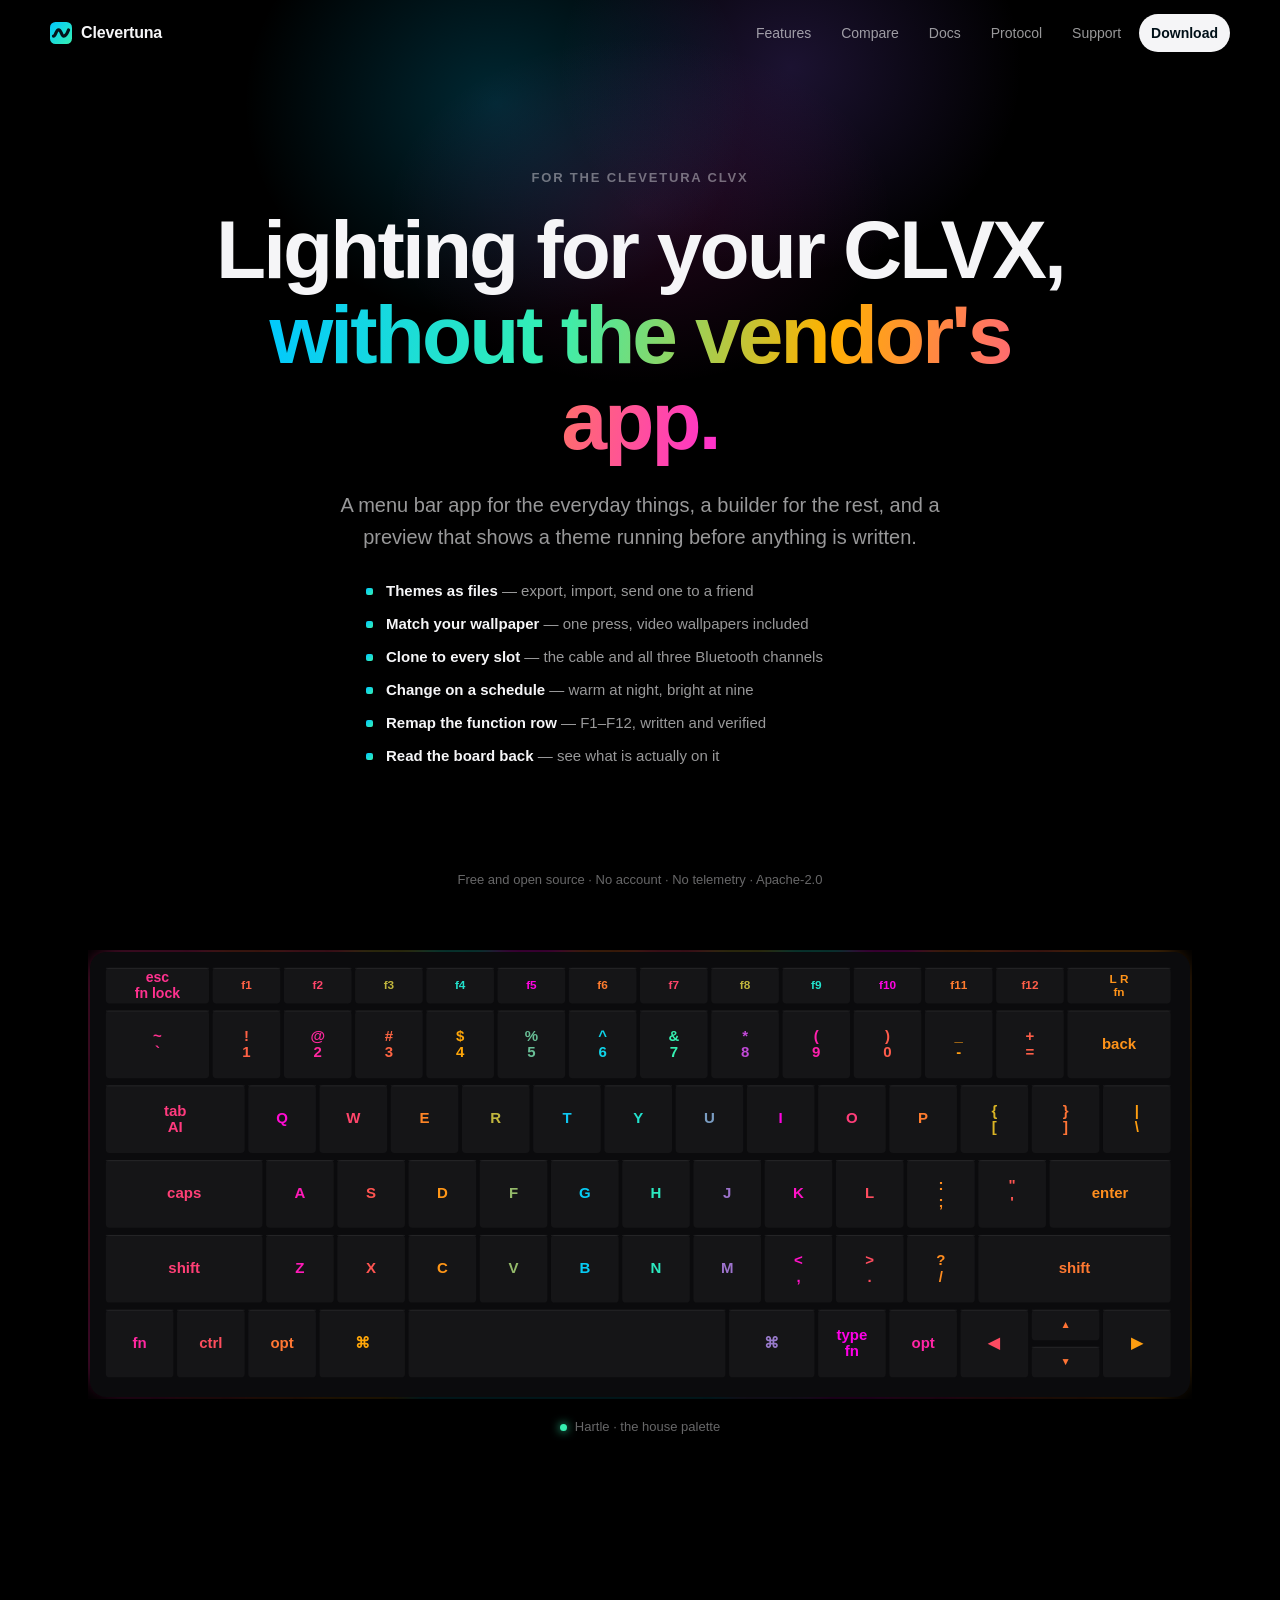
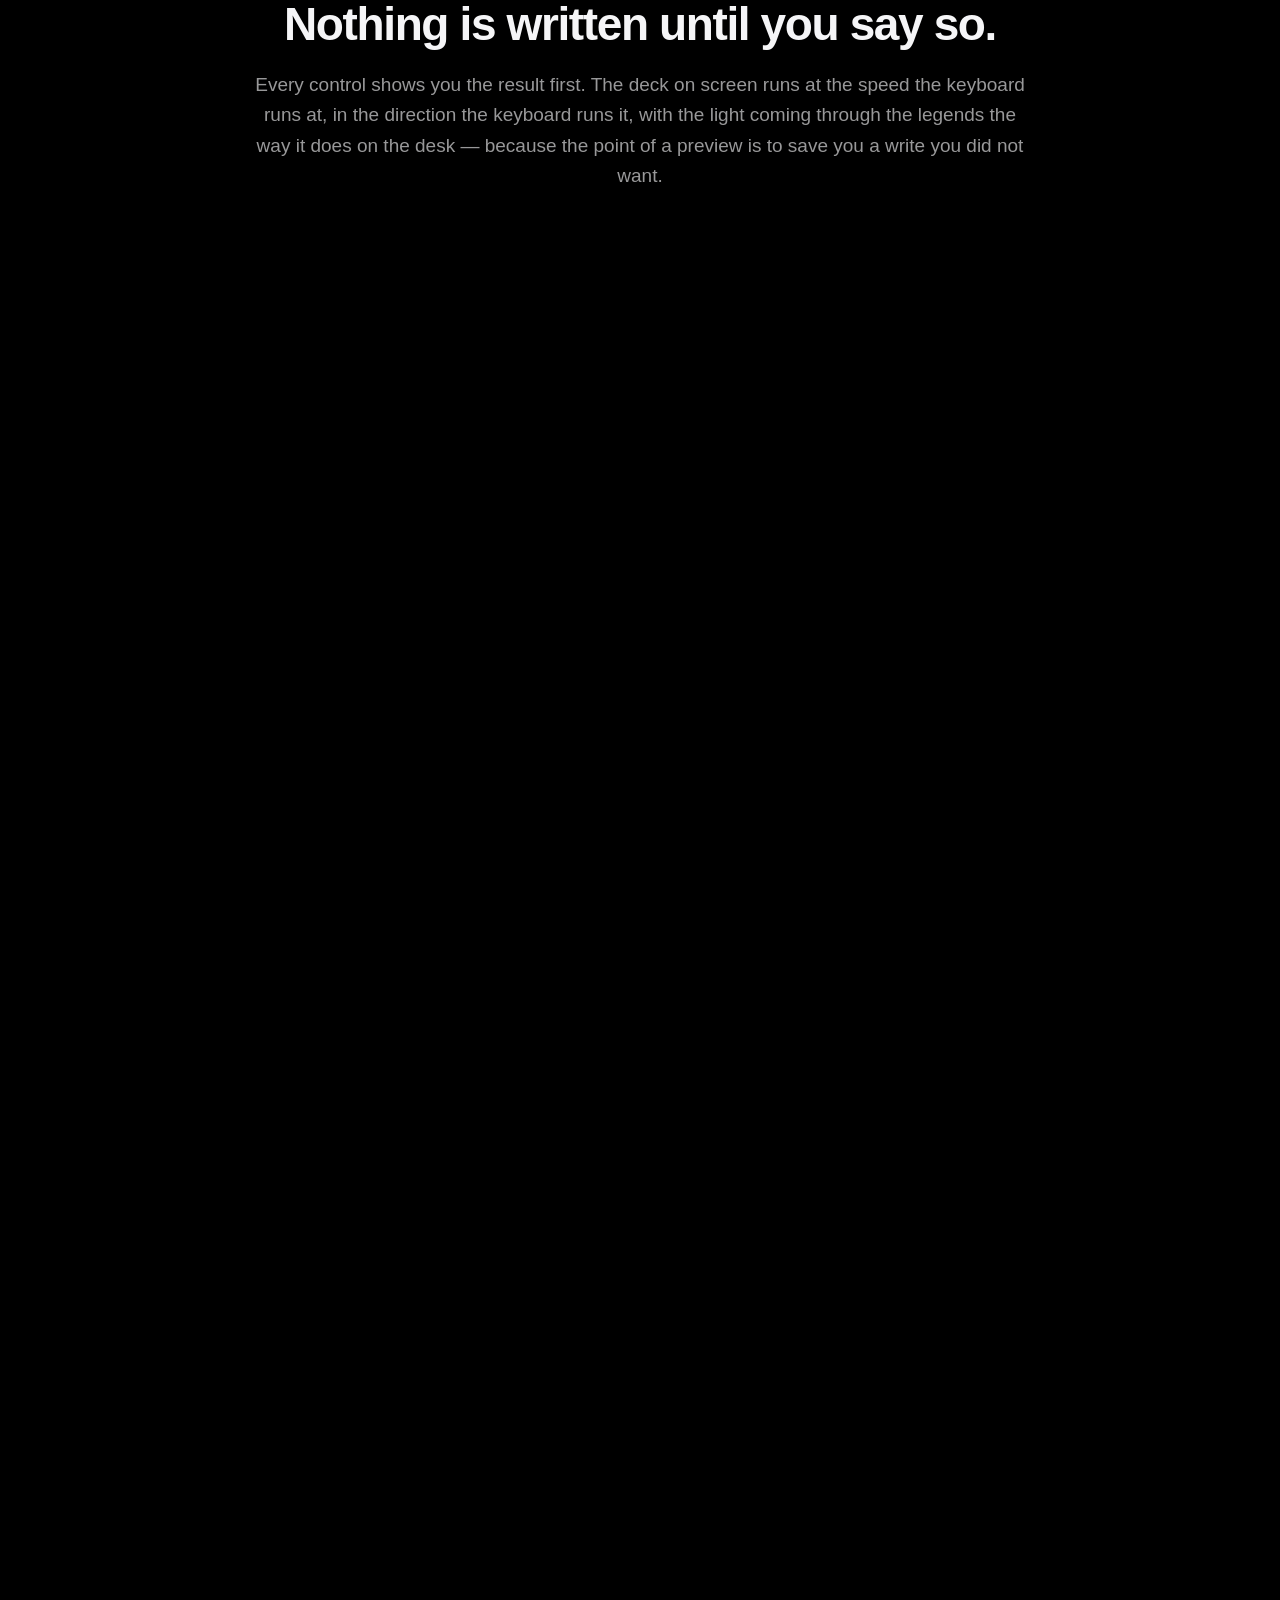
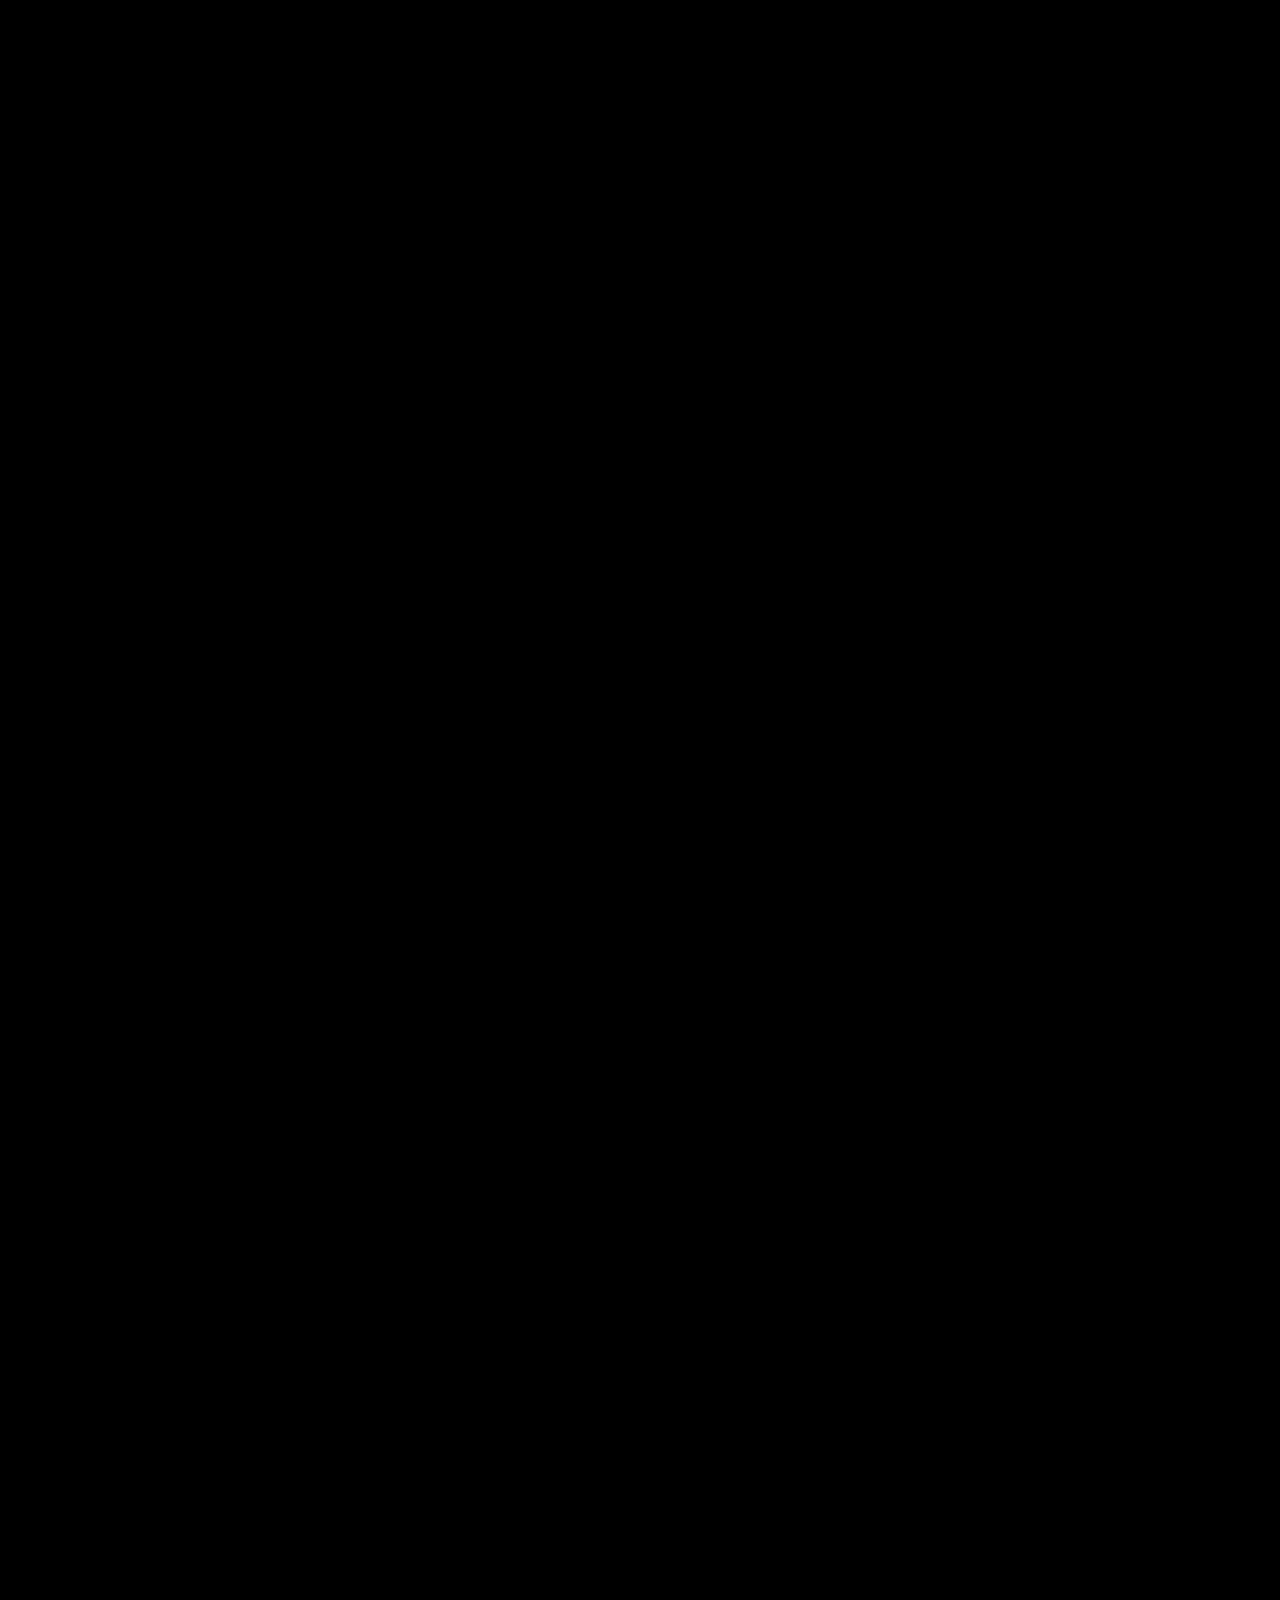
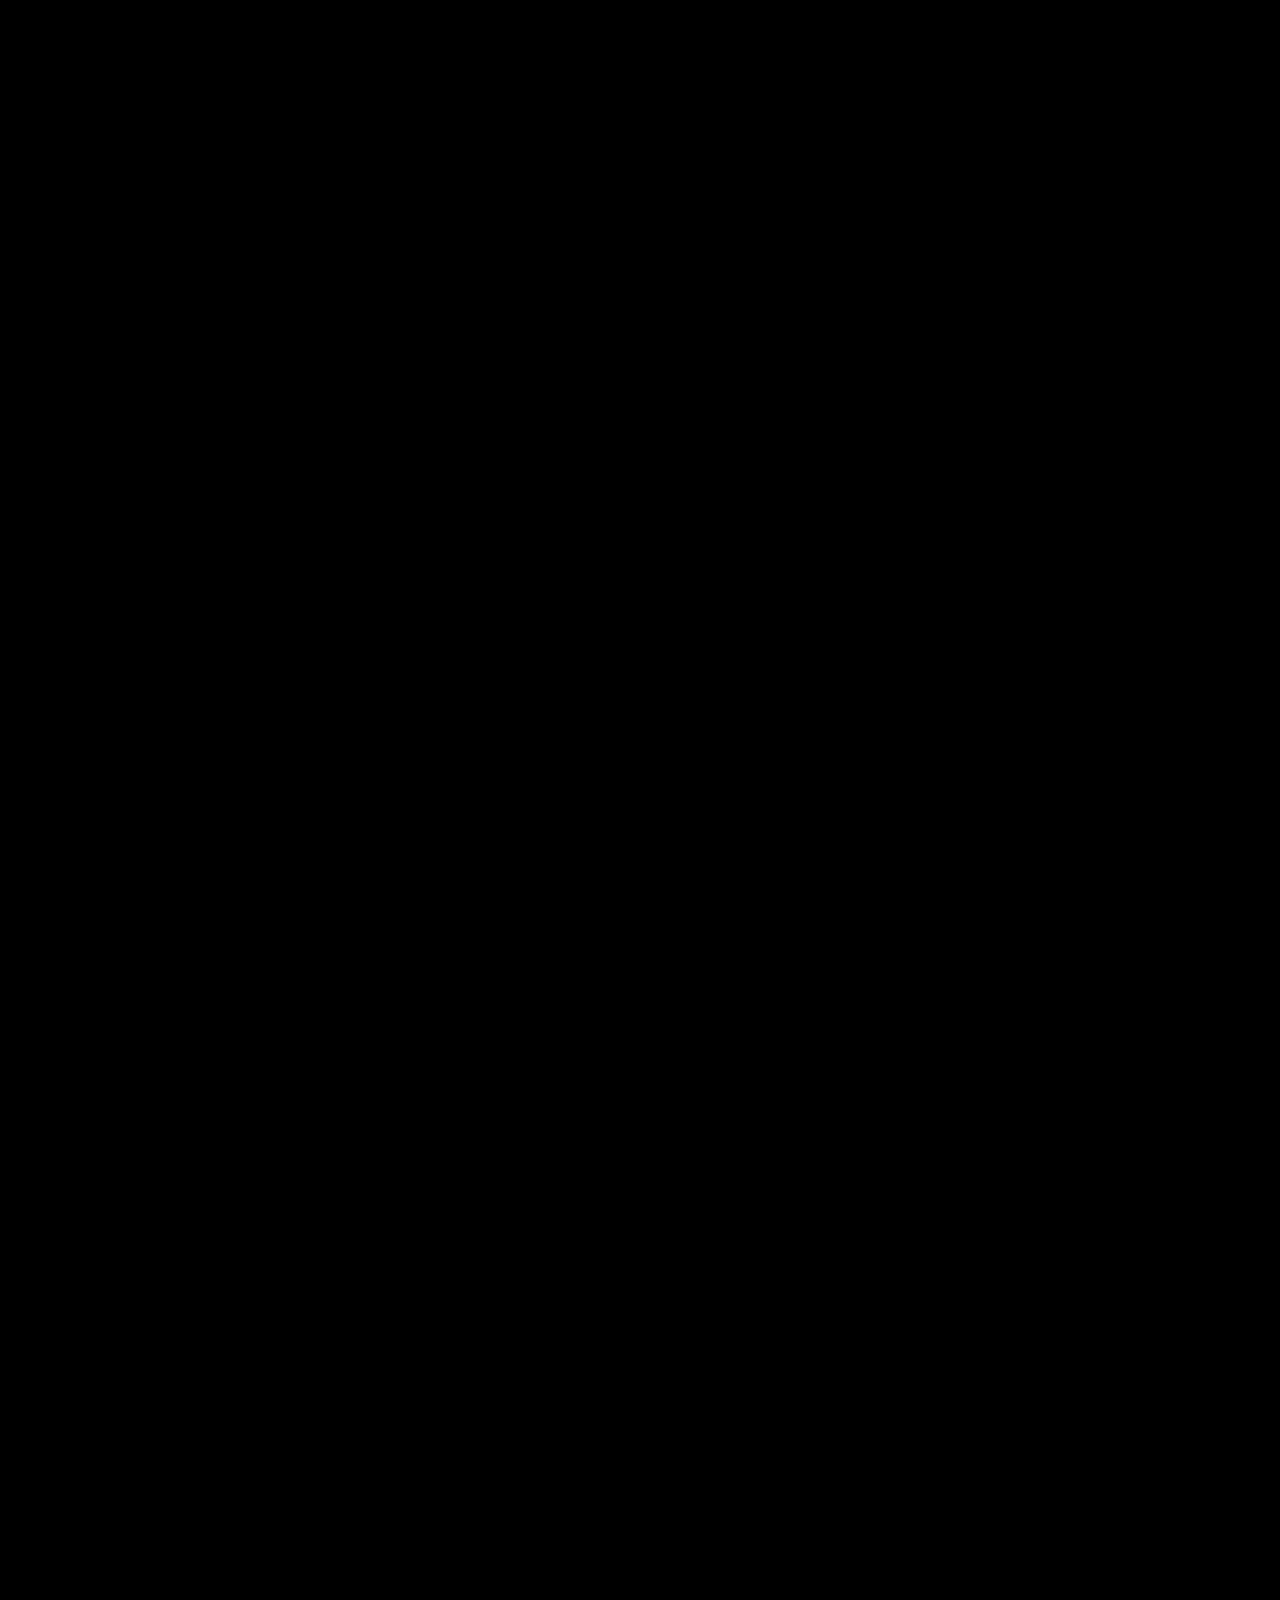
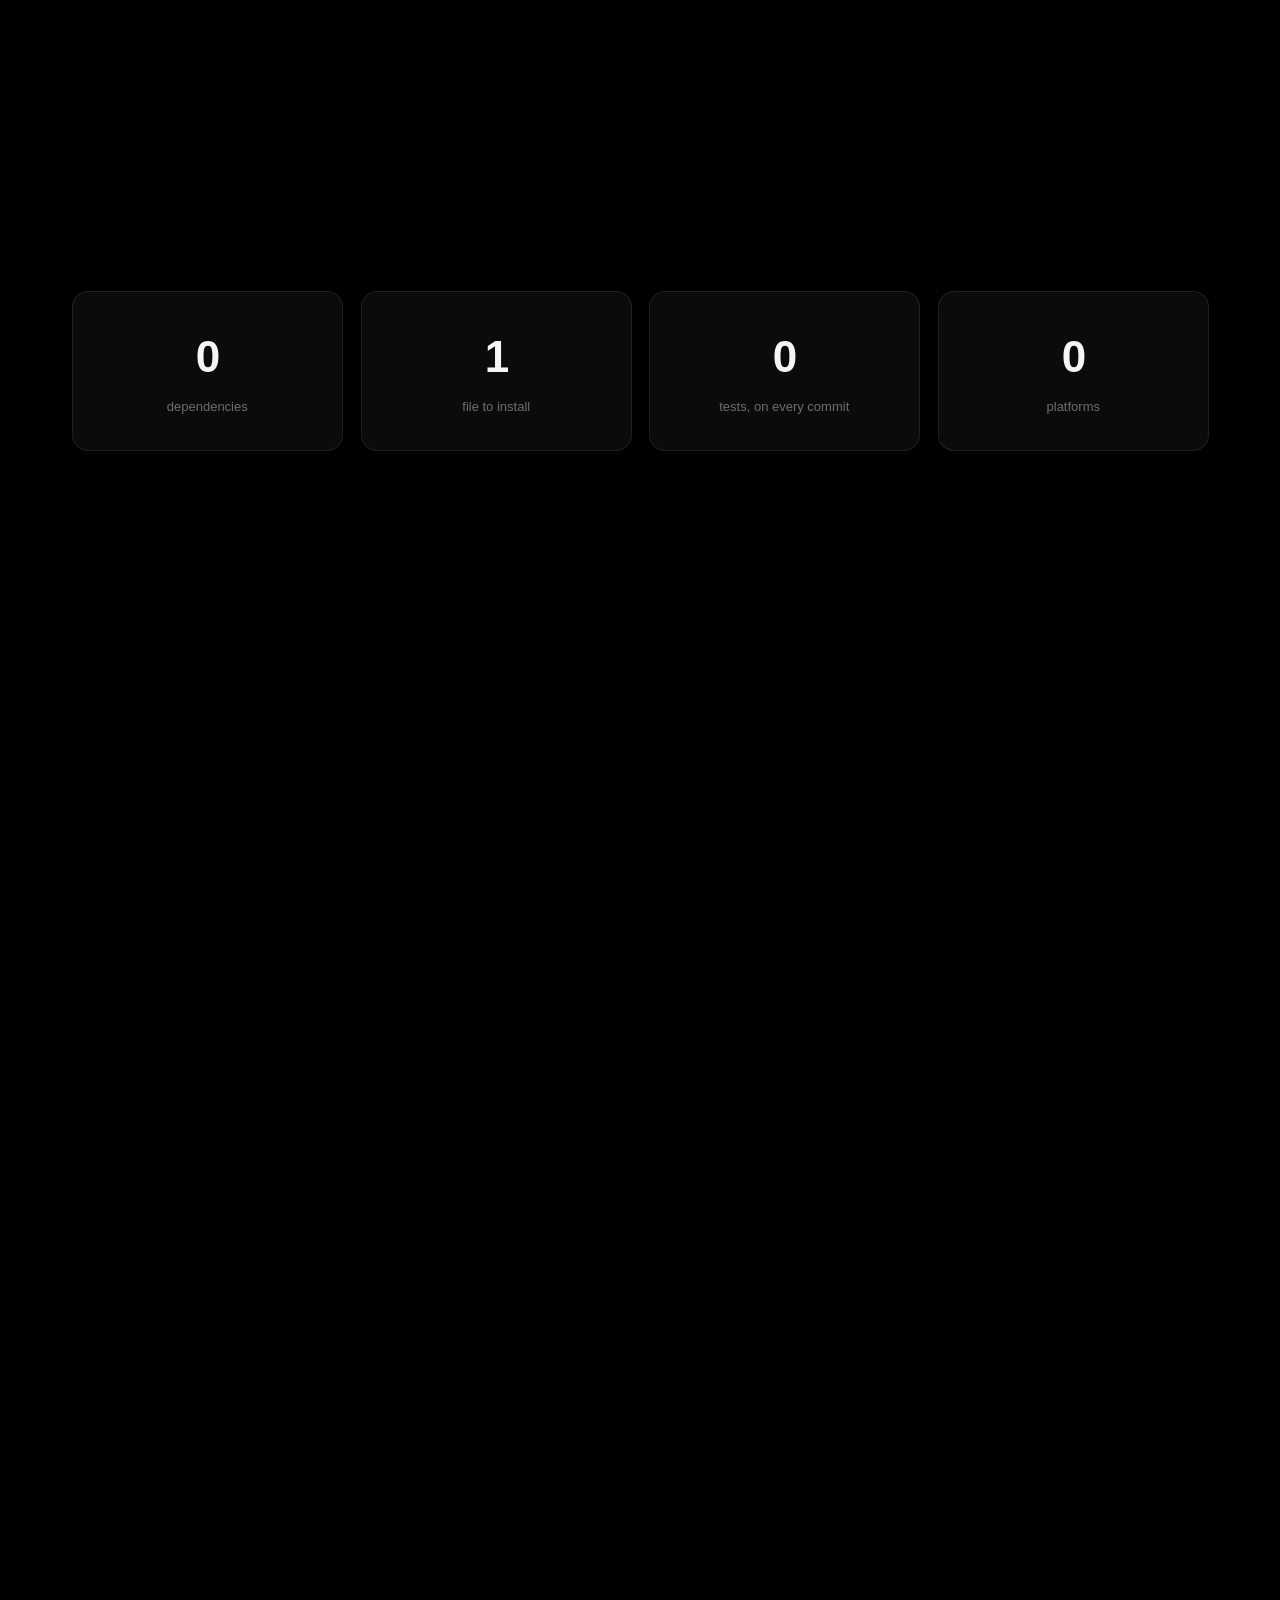
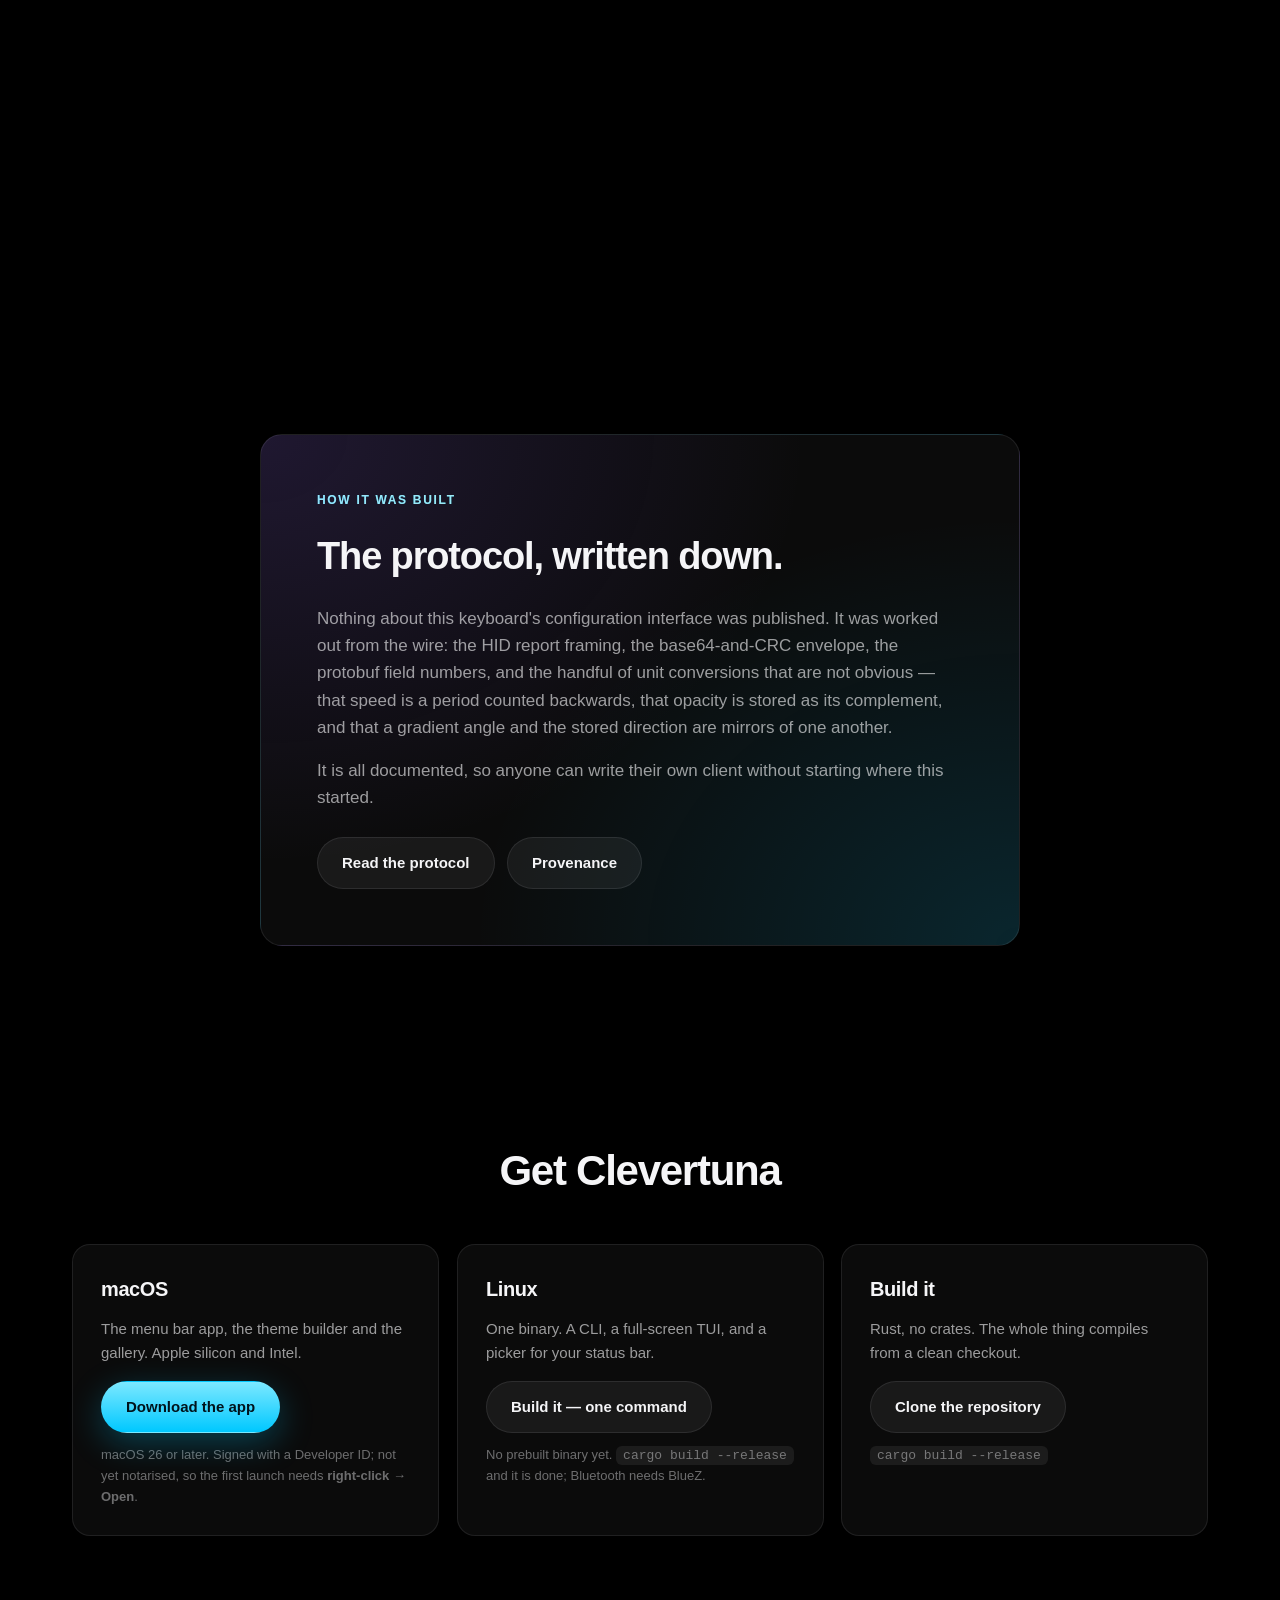
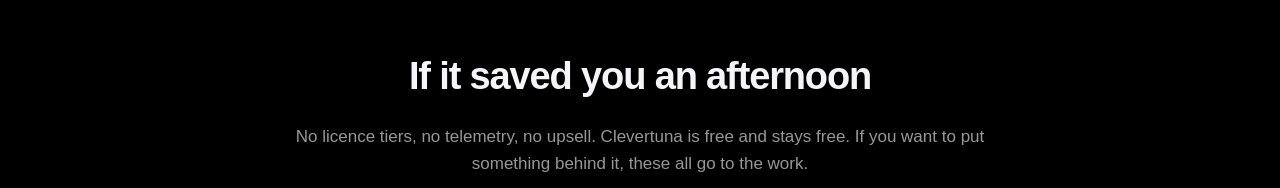
<file: web/index.html>
<!doctype html>
<html lang="en">
<head>
<meta charset="utf-8">
<meta name="viewport" content="width=device-width, initial-scale=1, viewport-fit=cover">
<title>Clevertuna — lighting for the Clevetura CLVX keyboard</title>
<meta name="description" content="A native macOS app and a single Linux binary for the Clevetura CLVX keyboard. See a theme running before you send it, keep the ones you like as files, and read your keyboard back.">
<meta name="theme-color" content="#000000">
<link rel="icon" href="/favicon.ico" sizes="48x48">
<link rel="icon" href="/mark.svg" type="image/svg+xml" sizes="any">
<link rel="apple-touch-icon" href="/apple-touch-icon.png">
<link rel="manifest" href="/site.webmanifest">
<link rel="stylesheet" href="clevertuna.css">
<meta property="og:title" content="Clevertuna">
<meta property="og:description" content="Lighting for the Clevetura CLVX keyboard. Open source, no account, no telemetry.">
<meta property="og:type" content="website">
<meta property="og:url" content="https://clevertuna.hartle.tech/">
</head>
<body>

<a class="skip" href="#what">Skip to content</a>

<header class="bar" id="bar">
  <a class="wordmark" href="#top" aria-label="Clevertuna">
    <svg viewBox="0 0 32 32" width="22" height="22" aria-hidden="true">
      <rect width="32" height="32" rx="8" fill="url(#wordmark-grad)"/>
      <defs><linearGradient id="wordmark-grad" x1="0" y1="0" x2="1" y2="1">
        <stop offset="0" stop-color="#00c8ff"/><stop offset="1" stop-color="#36f0b1"/>
      </linearGradient></defs>
      <path d="M5 20.5 C8.5 20.5 8.5 11.5 12.5 11.5 S16.5 20.5 20 20.5 S27 11.5 27 11.5"
            fill="none" stroke="#04121a" stroke-width="4.6"
            stroke-linecap="round" stroke-linejoin="round"/>
    </svg>
    <span>Clevertuna</span>
  </a>
  <nav>
    <a href="#what">Features</a>
    <a href="#compare">Compare</a>
    <a href="/docs/">Docs</a>
    <a href="#writeup">Protocol</a>
    <a href="#support">Support</a>
    <a href="#get" class="cta">Download</a>
  </nav>
</header>

<main id="top">

<!-- ─────────────────────────────── hero ─────────────────────────────── -->
<section class="hero">
  <div class="glow" aria-hidden="true"></div>
  <div class="hero-inner">
    <p class="eyebrow" data-reveal>For the Clevetura CLVX</p>
    <h1 data-reveal>
      Lighting for your CLVX,<br>
      <span class="grad">without the vendor's app.</span>
    </h1>
    <p class="lede" data-reveal>
      A menu bar app for the everyday things, a builder for the rest, and a
      preview that shows a theme running before anything is written.
    </p>
    <ul class="does" data-reveal>
      <li><b>Themes as files</b> — export, import, send one to a friend</li>
      <li><b>Match your wallpaper</b> — one press, video wallpapers included</li>
      <li><b>Clone to every slot</b> — the cable and all three Bluetooth channels</li>
      <li><b>Change on a schedule</b> — warm at night, bright at nine</li>
      <li><b>Remap the function row</b> — F1–F12, written and verified</li>
      <li><b>Read the board back</b> — see what is actually on it</li>
    </ul>
    <div class="actions" data-reveal>
      <a class="btn primary" href="#get" id="download-top">
        Download for macOS
      </a>
      <a class="btn ghost" href="https://github.com/hartle-tech/clevertuna" rel="noopener">
        Source on GitHub
      </a>
    </div>
    <p class="fineprint" data-reveal>Free and open source · No account · No telemetry · Apache-2.0</p>
  </div>

  <figure class="deck-stage" data-reveal>
    <canvas id="deck" width="1550" height="630" aria-label="A drawing of the CLVX keyboard with a colour wave crossing it"></canvas>
    <figcaption class="deck-caption">
      <span class="dot"></span>
      <span id="deck-caption-text">Colour wave · running now</span>
    </figcaption>
  </figure>
</section>

<!-- ──────────────────────────── the pitch ──────────────────────────── -->
<section class="strip" id="what">
  <div class="pitch">
    <h2 data-reveal>Nothing is written until you say so.</h2>
    <p data-reveal>
      Every control shows you the result first. The deck on screen runs at the
      speed the keyboard runs at, in the direction the keyboard runs it, with the
      light coming through the legends the way it does on the desk — because the
      point of a preview is to save you a write you did not want.
    </p>
  </div>
</section>

<!-- ─────────────────────────── features ────────────────────────────── -->
<section class="feature" data-feature>
  <div class="copy">
    <p class="kicker" data-reveal>Theme Builder</p>
    <h3 data-reveal>Four zones, one picture.</h3>
    <p data-reveal>
      The keys, the touch surface, and the two strips along the function row —
      each with its own colours, its own effect and its own speed. Drag one zone
      onto another to copy its light. The keyboard hears about it when you press
      Apply, and not before.
    </p>
  </div>
  <div class="shot" data-reveal>
    <img src="shots/builder-700.webp" srcset="shots/builder-700.webp 700w, shots/builder-1400.webp 1400w" sizes="(max-width: 900px) 92vw, 640px" alt="The Theme Builder window: a keyboard drawn with a colour wave, and an inspector with effect, colours, brightness, speed and direction." width="2160" height="1584" loading="lazy" decoding="async">
  </div>
</section>

<section class="feature reverse" data-feature>
  <div class="copy">
    <p class="kicker" data-reveal>Themes</p>
    <h3 data-reveal>Fifteen to start with. Then yours.</h3>
    <p data-reveal>
      Steady, breathing and moving. Pick one and the keyboard on screen wears it
      immediately, moving, so you can tell a wave from a cycle without applying
      either. Save what you build and it becomes a file on your Mac — one you can
      rename, remove, or send to somebody.
    </p>
  </div>
  <div class="shot" data-reveal>
    <img src="shots/themes-700.webp" srcset="shots/themes-700.webp 700w, shots/themes-1400.webp 1400w" sizes="(max-width: 900px) 92vw, 640px" alt="The Themes window: a list of built-in themes on the left, and the keyboard wearing Magma on the right." width="1800" height="1304" loading="lazy" decoding="async">
  </div>
</section>

<section class="feature" data-feature>
  <div class="copy">
    <p class="kicker" data-reveal>Menu bar</p>
    <h3 data-reveal>Most of it never needs a window.</h3>
    <p data-reveal>
      Brightness, six themes, a roll of the dice, and the battery the keyboard
      reports. Every row acts the moment you press it, and says so while it is
      working — because a Bluetooth write takes about a second, and a button that
      looks dead gets pressed twice.
    </p>
  </div>
  <div class="shot narrow" data-reveal>
    <img src="shots/menu-400.webp" srcset="shots/menu-400.webp 400w, shots/menu-800.webp 800w" sizes="(max-width: 900px) 80vw, 380px" alt="The menu bar panel: the keyboard's name, its battery at 80 per cent, a brightness slider, six theme tiles, and rows for Random and Wallpaper." width="800" height="1464" loading="lazy" decoding="async">
  </div>
</section>

<section class="feature reverse" data-feature>
  <div class="copy">
    <p class="kicker" data-reveal>Match your desktop</p>
    <h3 data-reveal>The colours already on your screen.</h3>
    <p data-reveal>
      One press reads your wallpaper and builds a scheme from the colours that
      actually carry the picture — ranked by how vivid they are, not by how much
      of the screen they cover, so a red maple over an orange sunset gives you red
      and orange instead of five browns. Video wallpapers included.
    </p>
  </div>
  <div class="shot" data-reveal>
    <img src="shots/builder-wave-700.webp" srcset="shots/builder-wave-700.webp 700w, shots/builder-wave-1400.webp 1400w" sizes="(max-width: 900px) 92vw, 640px" alt="The Theme Builder showing a two-colour wave running across the keys." width="2160" height="1584" loading="lazy" decoding="async">
  </div>
</section>

<section class="feature" data-feature>
  <div class="copy">
    <p class="kicker" data-reveal>Slots</p>
    <h3 data-reveal>Set it up once, wear it everywhere.</h3>
    <p data-reveal>
      The CLVX keeps a separate scheme for the cable and for each of its three
      Bluetooth channels. Choose the ones you want, take a copy, and the app walks
      you through them one at a time.
    </p>
  </div>
  <div class="shot narrow" data-reveal>
    <img src="shots/slots-400.webp" srcset="shots/slots-400.webp 400w, shots/slots-800.webp 800w" sizes="(max-width: 900px) 80vw, 380px" alt="The slot picker: switches for the cable and Bluetooth channels one to three, and for which zones to copy." width="840" height="1104" loading="lazy" decoding="async">
  </div>
</section>

<section class="feature reverse" data-feature>
  <div class="copy">
    <p class="kicker" data-reveal>Settings</p>
    <h3 data-reveal>Everything the keyboard will tell you.</h3>
    <p data-reveal>
      Touch sensitivity, dominant hand, backlight and idle timeouts, power. A row
      your keyboard does not carry is shown and dimmed rather than hidden, so you
      can tell a missing feature from a missing setting.
    </p>
  </div>
  <div class="shot" data-reveal>
    <img src="shots/settings-700.webp" srcset="shots/settings-700.webp 700w, shots/settings-1400.webp 1400w" sizes="(max-width: 900px) 92vw, 640px" alt="The Settings window with panes for Touch, Keys, Power, Lighting and Device." width="1800" height="1344" loading="lazy" decoding="async">
  </div>
</section>

<section class="feature reverse" data-feature>
  <div class="copy">
    <p class="kicker" data-reveal>Function row</p>
    <h3 data-reveal>Remap the keys, not just the light.</h3>
    <p data-reveal>
      F1 through F12, each set to brightness, transport, volume, a screenshot,
      Spotlight, or a plain function key. Written straight to the keyboard and
      read back to check, the same way everything else here is.
    </p>
  </div>
  <div class="shot" data-reveal>
    <img src="shots/keys-700.webp" srcset="shots/keys-700.webp 700w, shots/keys-1400.webp 1400w" sizes="(max-width: 900px) 92vw, 640px" alt="The Settings window's Keys pane, listing F6 to F12 with what each key sends and a picker to change it." width="1800" height="1344" loading="lazy" decoding="async">
  </div>
</section>

<!-- ───────────────────────────── numbers ───────────────────────────── -->
<section class="stats" data-feature>
  <div class="stat" data-reveal><b data-count="0">0</b><span>dependencies</span></div>
  <div class="stat" data-reveal><b data-count="1">1</b><span>file to install</span></div>
  <div class="stat" data-reveal><b data-count="165">0</b><span>tests, on every commit</span></div>
  <div class="stat" data-reveal><b data-count="3">0</b><span>platforms</span></div>
</section>

<!-- ──────────────────────────── comparison ─────────────────────────── -->
<section class="compare" id="compare">
  <h2 data-reveal>Next to the app that came with it</h2>
  <p class="sub" data-reveal>
    Clevetura ships TouchOnKeys for its keyboards. It is the reference for what
    the hardware does, and it does things Clevertuna does not. This is where the
    two differ.
  </p>

  <div class="table-wrap" data-reveal>
    <table>
      <thead>
        <tr><th scope="col">&nbsp;</th><th scope="col">Clevertuna</th><th scope="col">TouchOnKeys</th></tr>
      </thead>
      <tbody>
        <tr><th scope="row">macOS</th><td class="y">Native app</td><td class="y">Yes</td></tr>
        <tr><th scope="row">Windows</th><td class="p">Tray app, unreleased</td><td class="y">Yes</td></tr>
        <tr><th scope="row">Linux</th><td class="y">CLI, TUI and a bar applet</td><td class="n">No</td></tr>
        <tr><th scope="row">Configure over Bluetooth</th><td class="y">Yes</td><td class="n">Cable only</td></tr>
        <tr><th scope="row">Export a theme to a file</th><td class="y">Yes</td><td class="n">No</td></tr>
        <tr><th scope="row">Import someone else's theme</th><td class="y">Yes</td><td class="n">No</td></tr>
        <tr><th scope="row">Match the desktop wallpaper</th><td class="y">Yes</td><td class="n">No</td></tr>
        <tr><th scope="row">Copy a scheme between slots</th><td class="y">Yes</td><td class="n">No</td></tr>
        <tr><th scope="row">Scriptable</th><td class="y">Every action has a command</td><td class="n">No</td></tr>
        <tr><th scope="row">Verifies what it wrote</th><td class="y">Reads back and compares</td><td class="u">Not stated</td></tr>
        <tr><th scope="row">Key remapping</th><td class="y">The function row</td><td class="y">Yes</td></tr>
        <tr><th scope="row">The AI key</th><td class="p">Reads its state</td><td class="y">Yes</td></tr>
        <tr><th scope="row">Firmware updates</th><td class="n">No — separate bootloader</td><td class="y">Yes</td></tr>
        <tr><th scope="row">Source available</th><td class="y">Apache-2.0</td><td class="n">Closed</td></tr>
        <tr><th scope="row">Account required</th><td class="y">Never</td><td class="u">Varies</td></tr>
        <tr><th scope="row">Telemetry</th><td class="y">None</td><td class="u">Not stated</td></tr>
      </tbody>
    </table>
  </div>
  <p class="disclaimer" data-reveal>
    Clevetura, CLVX and TouchOnKeys are trademarks of their owner. Clevertuna is
    an independent project and is not affiliated with, endorsed by, or supported
    by them. Use the vendor's app for firmware updates — that runs over a
    separate bootloader this project has not touched, and a bad flash is not a
    recoverable mistake.
  </p>
</section>

<!-- ───────────────────────────── writeup ───────────────────────────── -->
<section class="writeup" id="writeup">
  <div class="writeup-inner" data-reveal>
    <p class="kicker">How it was built</p>
    <h2>The protocol, written down.</h2>
    <p>
      Nothing about this keyboard's configuration interface was published. It was
      worked out from the wire: the HID report framing, the base64-and-CRC
      envelope, the protobuf field numbers, and the handful of unit conversions
      that are not obvious — that speed is a period counted backwards, that
      opacity is stored as its complement, and that a gradient angle and the
      stored direction are mirrors of one another.
    </p>
    <p>
      It is all documented, so anyone can write their own client without starting
      where this started.
    </p>
    <div class="actions">
      <a class="btn ghost" href="https://github.com/hartle-tech/clevertuna/blob/main/docs/PROTOCOL.md" rel="noopener">Read the protocol</a>
      <a class="btn ghost" href="https://github.com/hartle-tech/clevertuna/blob/main/NOTICE" rel="noopener">Provenance</a>
    </div>
  </div>
</section>

<!-- ───────────────────────────── download ──────────────────────────── -->
<section class="get" id="get">
  <h2 data-reveal>Get Clevertuna</h2>
  <div class="cards">
    <article class="card" data-reveal>
      <h3>macOS</h3>
      <p>The menu bar app, the theme builder and the gallery. Apple silicon and Intel.</p>
      <a class="btn primary" href="https://github.com/hartle-tech/clevertuna/releases/latest/download/Clevertuna-macOS.zip">Download the app</a>
      <p class="note">macOS 26 or later. Signed with a Developer ID; not yet notarised, so the first launch needs <b>right-click → Open</b>.</p>
    </article>
    <article class="card" data-reveal>
      <h3>Linux</h3>
      <p>One binary. A CLI, a full-screen TUI, and a picker for your status bar.</p>
      <a class="btn ghost" href="https://github.com/hartle-tech/clevertuna#linux" rel="noopener">Build it — one command</a>
      <p class="note">No prebuilt binary yet. <code>cargo build --release</code> and it is done; Bluetooth needs BlueZ.</p>
    </article>
    <article class="card" data-reveal>
      <h3>Build it</h3>
      <p>Rust, no crates. The whole thing compiles from a clean checkout.</p>
      <a class="btn ghost" href="https://github.com/hartle-tech/clevertuna" rel="noopener">Clone the repository</a>
      <p class="note"><code>cargo build --release</code></p>
    </article>
  </div>
</section>

<!-- ───────────────────────────── support ───────────────────────────── -->
<section class="support" id="support">
  <div class="support-inner" data-reveal>
    <h2>If it saved you an afternoon</h2>
    <p>
      No licence tiers, no telemetry, no upsell. Clevertuna is free and stays
      free. If you want to put something behind it, these all go to the work.
    </p>
    <p class="pills">
      <a class="pill" href="https://github.com/sponsors/code-hartle-tech" rel="noopener noreferrer" target="_blank">GitHub Sponsors</a>
      <a class="pill" href="https://patreon.com/HARTLETECH" rel="noopener noreferrer" target="_blank">Patreon</a>
      <a class="pill" href="https://liberapay.com/hartle.tech/donate" rel="noopener noreferrer" target="_blank">Liberapay</a>
      <a class="pill" href="https://ko-fi.com/hartletech" rel="noopener noreferrer" target="_blank">Ko-fi</a>
      <a class="pill" href="https://wise.com/pay/business/hartletechunipessoallda" rel="noopener noreferrer" target="_blank">Wise</a>
      <a class="pill" href="https://paypal.me/hartletech" rel="noopener noreferrer" target="_blank">PayPal</a>
      <a class="pill" href="https://buy.stripe.com/5kQ8wR3Wm1sjbKW15E9fW01" rel="noopener noreferrer" target="_blank">Stripe</a>
    </p>
    <p class="or">
      Or star the repository — it costs nothing and it is how people find it.
      <a class="plain" href="https://github.com/hartle-tech/clevertuna" rel="noopener">github.com/hartle-tech/clevertuna</a>
    </p>
  </div>
</section>

</main>

<footer>
  <div class="foot">
    <div>
      <p class="brand">HARTLE.TECH</p>
      <p class="muted">Porto, Portugal · <a href="mailto:contact@hartle.tech">contact@hartle.tech</a></p>
    </div>
    <nav class="foot-links">
      <a href="https://github.com/hartle-tech/clevertuna" rel="noopener">GitHub</a>
      <a href="https://github.com/hartle-tech/clevertuna/blob/main/docs/PROTOCOL.md" rel="noopener">Protocol</a>
      <a href="https://github.com/hartle-tech/clevertuna/releases" rel="noopener">Releases</a>
      <a href="https://github.com/hartle-tech/clevertuna/blob/main/LICENSE" rel="noopener">Apache-2.0</a>
    </nav>
  </div>
  <p class="legal">
    Clevetura, CLVX and TouchOnKeys are third-party marks, used here only to say
    what this software is compatible with. Clevertuna is not affiliated with
    Clevetura.
  </p>
</footer>

<script src="layout.js"></script>
<script src="vendor/anime.min.js"></script>
<script src="clevertuna.js"></script>
</body>
</html>
</file>
<file: web/clevertuna.css>
/* clevertuna.hartle.tech
   Black ground, the colour comes from the product. */

:root {
  --bg:        #000000;
  --ink:       #f5f5f7;
  --dim:       rgba(245,245,247,.62);
  --faint:     rgba(245,245,247,.42);
  --line:      rgba(245,245,247,.12);
  --card:      rgba(245,245,247,.045);
  --card-edge: rgba(245,245,247,.09);

  --cyan:   #00c8ff;
  --mint:   #36f0b1;
  --violet: #8b5cf6;
  --pink:   #ff2fd0;
  --amber:  #ffb100;
  --coral:  #ff5353;

  --max: 1180px;
  --ease: cubic-bezier(.22,.61,.36,1);
}

* { box-sizing: border-box; }

html { scroll-behavior: smooth; }

body {
  margin: 0;
  background: var(--bg);
  color: var(--ink);
  font: 400 17px/1.6 -apple-system, BlinkMacSystemFont, "SF Pro Text", "Inter",
        "Helvetica Neue", Arial, sans-serif;
  -webkit-font-smoothing: antialiased;
  text-rendering: optimizeLegibility;
  overflow-x: hidden;
}

img { max-width: 100%; height: auto; display: block; }
a { color: inherit; }

.skip {
  position: absolute; left: -9999px; top: 0;
  background: var(--ink); color: #000; padding: 10px 16px; border-radius: 0 0 10px 0;
  z-index: 100;
}
.skip:focus { left: 0; }

/* ───────────────────────────── the bar ───────────────────────────── */

.bar {
  position: fixed; inset: 0 0 auto 0; z-index: 50;
  display: flex; align-items: center; justify-content: space-between;
  gap: 20px;
  padding: 14px max(22px, calc((100vw - var(--max)) / 2));
  background: rgba(0,0,0,0);
  border-bottom: 1px solid transparent;
  transition: background .35s var(--ease), border-color .35s var(--ease),
              backdrop-filter .35s var(--ease);
}
.bar.stuck {
  background: rgba(8,8,10,.72);
  backdrop-filter: saturate(180%) blur(22px);
  -webkit-backdrop-filter: saturate(180%) blur(22px);
  border-bottom-color: var(--line);
}

.wordmark {
  display: inline-flex; align-items: center; gap: 9px;
  font-weight: 600; letter-spacing: -.01em; text-decoration: none; font-size: 16px;
}
.wordmark svg { color: var(--cyan); }

.bar nav { display: flex; align-items: center; gap: 6px; }
.bar nav a {
  text-decoration: none; color: var(--dim); font-size: 14px;
  padding: 8px 12px; border-radius: 999px;
  transition: color .2s var(--ease), background .2s var(--ease);
}
.bar nav a:hover { color: var(--ink); background: rgba(245,245,247,.07); }
.bar nav a.cta {
  color: #001018; background: var(--ink); font-weight: 600;
}
.bar nav a.cta:hover { background: #fff; color: #000; }

@media (max-width: 720px) {
  .bar nav a:not(.cta) { display: none; }
}

/* ───────────────────────────── hero ──────────────────────────────── */

.hero {
  position: relative;
  padding: 168px 22px 40px;
  text-align: center;
  overflow: hidden;
}

.hero .glow {
  position: absolute; left: 50%; top: -320px;
  width: 1200px; height: 900px; transform: translateX(-50%);
  background:
    radial-gradient(closest-side, rgba(0,200,255,.20), transparent 70%) 20% 40%/60% 70% no-repeat,
    radial-gradient(closest-side, rgba(139,92,246,.20), transparent 70%) 78% 30%/55% 65% no-repeat,
    radial-gradient(closest-side, rgba(255,47,208,.13), transparent 70%) 50% 70%/60% 55% no-repeat;
  pointer-events: none;
  /* No `filter: blur()` here. The gradients are already soft, and a blur on an
     element that also animates is re-rasterised every frame — it was most of
     the cost of simply scrolling past the hero. Transform only, which the
     compositor handles without repainting. */
  will-change: transform;
  animation: drift 24s var(--ease) infinite alternate;
}
@keyframes drift {
  from { transform: translateX(-50%) translateY(0) scale(1); }
  to   { transform: translateX(-50%) translateY(28px) scale(1.06); }
}

.hero-inner { position: relative; max-width: 900px; margin: 0 auto; }

.eyebrow {
  margin: 0 0 18px; font-size: 13px; letter-spacing: .14em; text-transform: uppercase;
  color: var(--faint); font-weight: 600;
}

h1 {
  margin: 0;
  font-size: clamp(42px, 7.4vw, 82px);
  line-height: 1.04;
  letter-spacing: -.035em;
  font-weight: 700;
}
.grad {
  background: linear-gradient(100deg, var(--cyan), var(--mint) 32%, var(--amber) 62%, var(--pink));
  -webkit-background-clip: text; background-clip: text; color: transparent;
}

.lede {
  margin: 26px auto 0; max-width: 620px;
  font-size: clamp(17px, 2vw, 20px); color: var(--dim);
}

.does {
  list-style: none;
  margin: 26px auto 0; padding: 0;
  max-width: 560px;
  display: grid; gap: 9px;
  text-align: left;
}
.does li {
  position: relative;
  padding-left: 26px;
  font-size: 15px;
  color: var(--dim);
}
.does li::before {
  content: "";
  position: absolute; left: 6px; top: .62em;
  width: 7px; height: 7px; border-radius: 2px;
  background: linear-gradient(135deg, var(--cyan), var(--mint));
}
.does b { color: var(--ink); font-weight: 600; }

.actions {
  margin-top: 30px; display: flex; gap: 12px; justify-content: center; flex-wrap: wrap;
}

.btn {
  --btn-bg: transparent;
  display: inline-flex; align-items: center; justify-content: center;
  padding: 13px 24px; border-radius: 999px;
  font-size: 15px; font-weight: 600; text-decoration: none;
  border: 1px solid var(--card-edge); background: var(--btn-bg);
  transition: transform .18s var(--ease), background .2s var(--ease),
              border-color .2s var(--ease), box-shadow .25s var(--ease);
  will-change: transform;
}
.btn:hover { transform: translateY(-2px); }
.btn:active { transform: translateY(0); }
.btn.primary {
  color: #00131c; border-color: transparent;
  background: linear-gradient(180deg, #7ce8ff, var(--cyan));
  box-shadow: 0 10px 34px rgba(0,200,255,.28);
}
.btn.primary:hover { box-shadow: 0 16px 44px rgba(0,200,255,.38); }
.btn.ghost { color: var(--ink); background: rgba(245,245,247,.06); }
.btn.ghost:hover { background: rgba(245,245,247,.12); border-color: rgba(245,245,247,.2); }

.fineprint { margin-top: 20px; font-size: 13px; color: var(--faint); }

/* the live deck */
.deck-stage {
  margin: 60px auto 0; max-width: 1120px; padding: 0 8px;
  position: relative;
}
#deck { width: 100%; height: auto; display: block; }
.deck-caption {
  margin-top: 18px; display: inline-flex; align-items: center; gap: 8px;
  font-size: 13px; color: var(--faint);
}
.deck-caption .dot {
  width: 7px; height: 7px; border-radius: 50%; background: var(--mint);
  box-shadow: 0 0 10px var(--mint);
  animation: pulse 2.4s ease-in-out infinite;
}
@keyframes pulse { 50% { opacity: .35; } }

/* ─────────────────────────── the pitch ───────────────────────────── */

.strip { padding: 120px 22px; }
.pitch { max-width: 780px; margin: 0 auto; text-align: center; }
.pitch h2 {
  margin: 0 0 20px; font-size: clamp(30px, 4.4vw, 46px);
  letter-spacing: -.03em; line-height: 1.1; font-weight: 700;
}
.pitch p { margin: 0; color: var(--dim); font-size: clamp(16px, 1.8vw, 19px); }

/* ───────────────────────────── features ─────────────────────────── */

.feature {
  /* Skip layout and paint for sections nowhere near the viewport. The size
     hint keeps the scrollbar honest so this does not cause jumping. */
  content-visibility: auto;
  contain-intrinsic-size: auto 620px;
  display: grid; gap: clamp(28px, 5vw, 72px);
  grid-template-columns: minmax(0, 5fr) minmax(0, 7fr);
  align-items: center;
  max-width: var(--max); margin: 0 auto; padding: 84px 22px;
}
.feature.reverse .copy { order: 2; }
.feature.reverse .shot { order: 1; }

@media (max-width: 900px) {
  .feature { grid-template-columns: 1fr; }
  .feature.reverse .copy,
  .feature.reverse .shot { order: initial; }
}

.kicker {
  margin: 0 0 12px; font-size: 12px; letter-spacing: .14em; text-transform: uppercase;
  font-weight: 700;
  background: linear-gradient(90deg, var(--cyan), var(--mint));
  -webkit-background-clip: text; background-clip: text; color: transparent;
}
.feature h3 {
  margin: 0 0 16px; font-size: clamp(26px, 3.4vw, 38px);
  letter-spacing: -.028em; line-height: 1.12; font-weight: 700;
}
.feature p { margin: 0; color: var(--dim); }

.shot {
  border-radius: 18px; overflow: hidden;
  border: 1px solid var(--card-edge);
  background: var(--card);
  box-shadow: 0 18px 40px rgba(0,0,0,.55);
}
.shot.narrow { max-width: 400px; margin-inline: auto; }
.shot img { border-radius: 17px; }

/* ───────────────────────────── numbers ──────────────────────────── */

.stats {
  display: grid; grid-template-columns: repeat(4, 1fr); gap: 18px;
  max-width: var(--max); margin: 40px auto; padding: 0 22px;
}
@media (max-width: 760px) { .stats { grid-template-columns: repeat(2, 1fr); } }
.stat {
  text-align: center; padding: 30px 12px; border-radius: 16px;
  background: var(--card); border: 1px solid var(--card-edge);
}
.stat b {
  display: block; font-size: clamp(30px, 4vw, 44px); font-weight: 700;
  letter-spacing: -.03em; font-variant-numeric: tabular-nums;
}
.stat span { font-size: 13px; color: var(--faint); }

/* ──────────────────────────── comparison ────────────────────────── */

.compare {
  max-width: var(--max); margin: 0 auto; padding: 110px 22px;
  content-visibility: auto;
  contain-intrinsic-size: auto 900px;
}
.compare h2 {
  margin: 0 0 12px; text-align: center;
  font-size: clamp(28px, 4vw, 42px); letter-spacing: -.03em; font-weight: 700;
}
.compare .sub {
  margin: 0 auto 40px; max-width: 620px; text-align: center; color: var(--dim);
}

.table-wrap {
  border: 1px solid var(--card-edge); border-radius: 18px;
  background: var(--card); overflow-x: auto;
}
table { width: 100%; border-collapse: collapse; min-width: 560px; }
thead th {
  padding: 18px 20px; text-align: left; font-size: 13px; letter-spacing: .06em;
  text-transform: uppercase; color: var(--faint); font-weight: 700;
  border-bottom: 1px solid var(--line);
}
thead th:nth-child(2) { color: var(--cyan); }
tbody th {
  padding: 15px 20px; text-align: left; font-weight: 500; font-size: 15px;
  color: var(--ink); border-bottom: 1px solid rgba(245,245,247,.06);
}
tbody td {
  padding: 15px 20px; font-size: 15px; color: var(--dim);
  border-bottom: 1px solid rgba(245,245,247,.06);
  vertical-align: top;
}
tbody tr:last-child th, tbody tr:last-child td { border-bottom: 0; }
tbody tr:hover th, tbody tr:hover td { background: rgba(245,245,247,.03); }

td.y::before, td.n::before, td.p::before, td.u::before {
  display: inline-block; width: 1.35em; font-weight: 700;
}
td.y { color: var(--ink); }
td.y::before { content: "✓"; color: var(--mint); }
td.n::before { content: "✕"; color: rgba(245,245,247,.32); }
td.p::before { content: "◒"; color: var(--amber); }
td.u::before { content: "–"; color: rgba(245,245,247,.32); }

.disclaimer {
  margin: 22px auto 0; max-width: 720px; text-align: center;
  font-size: 13px; color: var(--faint);
}

/* ───────────────────────────── writeup ──────────────────────────── */

.writeup { padding: 100px 22px; }
.writeup-inner {
  max-width: 760px; margin: 0 auto; padding: clamp(30px, 5vw, 56px);
  border-radius: 22px;
  border: 1px solid var(--card-edge);
  background:
    radial-gradient(120% 140% at 0% 0%, rgba(139,92,246,.16), transparent 60%),
    radial-gradient(120% 140% at 100% 100%, rgba(0,200,255,.14), transparent 60%),
    var(--card);
}
.writeup h2 {
  margin: 0 0 18px; font-size: clamp(26px, 3.6vw, 38px);
  letter-spacing: -.03em; font-weight: 700;
}
.writeup p { color: var(--dim); margin: 0 0 16px; }
.writeup .actions { justify-content: flex-start; margin-top: 26px; }

/* ──────────────────────────── download ──────────────────────────── */

.get { max-width: var(--max); margin: 0 auto; padding: 90px 22px 40px; }
.get h2 {
  margin: 0 0 40px; text-align: center;
  font-size: clamp(28px, 4vw, 42px); letter-spacing: -.03em; font-weight: 700;
}
.cards { display: grid; grid-template-columns: repeat(3, 1fr); gap: 18px; }
@media (max-width: 860px) { .cards { grid-template-columns: 1fr; } }
.card {
  padding: 28px; border-radius: 18px;
  background: var(--card); border: 1px solid var(--card-edge);
  display: flex; flex-direction: column; gap: 12px;
  transition: transform .3s var(--ease), border-color .3s var(--ease);
}
.card:hover { transform: translateY(-4px); border-color: rgba(245,245,247,.2); }
.card h3 { margin: 0; font-size: 20px; letter-spacing: -.02em; }
.card p { margin: 0; color: var(--dim); font-size: 15px; }
.card .btn { align-self: flex-start; margin-top: 4px; }
.card .note { font-size: 13px; color: var(--faint); }
.card code {
  font: 500 13px/1.4 ui-monospace, SFMono-Regular, Menlo, monospace;
  background: rgba(245,245,247,.07); padding: 2px 7px; border-radius: 6px;
}

/* ───────────────────────────── support ──────────────────────────── */

.support { padding: 70px 22px 110px; }
.support-inner { max-width: 700px; margin: 0 auto; text-align: center; }
.support h2 {
  margin: 0 0 16px; font-size: clamp(26px, 3.6vw, 38px);
  letter-spacing: -.03em; font-weight: 700;
}
.support p { margin: 0; color: var(--dim); }

.pills {
  margin: 28px 0 0 !important;
  display: flex; flex-wrap: wrap; gap: 10px; justify-content: center;
}
.pill {
  display: inline-flex; align-items: center;
  padding: 10px 18px; border-radius: 999px;
  font-size: 14px; font-weight: 600; text-decoration: none;
  color: var(--ink);
  background: rgba(245,245,247,.06);
  border: 1px solid var(--card-edge);
  transition: transform .18s var(--ease), background .2s var(--ease),
              border-color .2s var(--ease);
}
.pill:hover {
  transform: translateY(-2px);
  background: rgba(245,245,247,.13);
  border-color: rgba(245,245,247,.24);
}
.support .or { margin-top: 26px !important; font-size: 14px; color: var(--faint); }
.support .or .plain { color: var(--dim); text-decoration: underline; text-underline-offset: 3px; }
.support .or .plain:hover { color: var(--ink); }

/* ───────────────────────────── footer ───────────────────────────── */

footer { border-top: 1px solid var(--line); padding: 44px 22px 60px; }
.foot {
  max-width: var(--max); margin: 0 auto;
  display: flex; justify-content: space-between; align-items: flex-start;
  gap: 24px; flex-wrap: wrap;
}
.brand { margin: 0; font-weight: 700; letter-spacing: .04em; font-size: 15px; }
.muted { margin: 6px 0 0; color: var(--faint); font-size: 14px; }
.muted a { color: var(--dim); }
.foot-links { display: flex; gap: 20px; flex-wrap: wrap; }
.foot-links a { color: var(--dim); text-decoration: none; font-size: 14px; }
.foot-links a:hover { color: var(--ink); }
.legal {
  max-width: var(--max); margin: 32px auto 0;
  font-size: 12px; color: rgba(245,245,247,.32); line-height: 1.6;
}

/* ─────────────────────── the reveal on scroll ───────────────────── */

[data-reveal] {
  opacity: 0;
  transform: translate3d(0, 26px, 0);
  transition: opacity .7s var(--ease), transform .7s var(--ease);
  will-change: opacity, transform;
}
[data-reveal].in { opacity: 1; transform: none; }

/* An image that has not loaded should not collapse the layout. */
.shot img { background: rgba(245,245,247,.03); }

@media (prefers-reduced-motion: reduce) {
  html { scroll-behavior: auto; }
  [data-reveal] { opacity: 1; transform: none; transition: none; }
  .hero .glow { animation: none; }
  .deck-caption .dot { animation: none; }
  .btn:hover, .card:hover { transform: none; }
}
</file>
